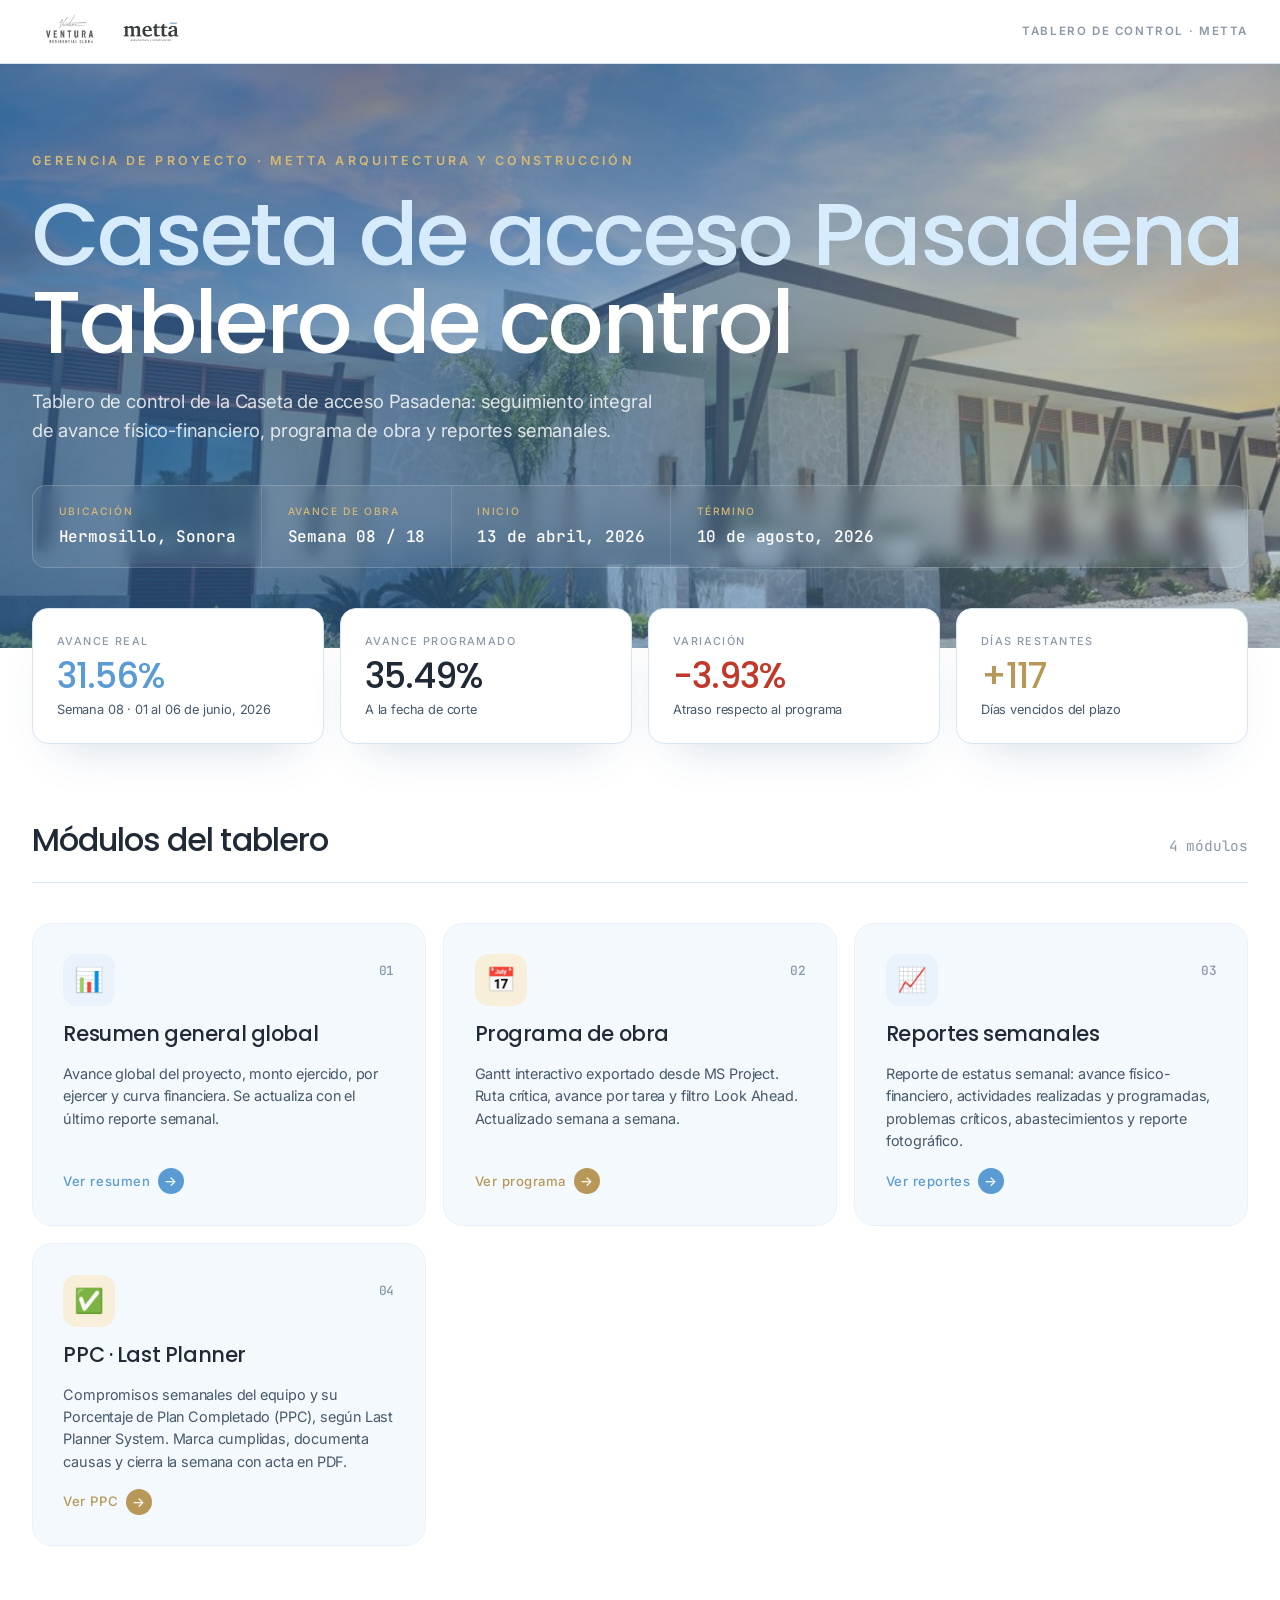
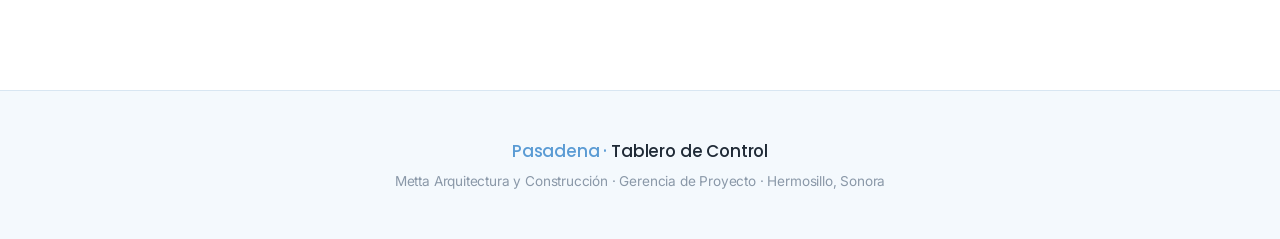
<file: index.html>
<!DOCTYPE html>
<html lang="es">
<head>
<meta charset="UTF-8">
<meta name="viewport" content="width=device-width, initial-scale=1.0">
<title>Tablero de Control | Metta</title>
<link rel="icon" type="image/png" href="assets/favicon.png">
<meta name="description" content="Tablero de control del proyecto __CLIENTE__ — Metta Arquitectura y Construcción.">
<link rel="preconnect" href="https://fonts.googleapis.com">
<link rel="preconnect" href="https://fonts.gstatic.com" crossorigin>
<link href="https://fonts.googleapis.com/css2?family=Poppins:wght@400;500;600;700;800&family=Inter:wght@400;500;600;700&family=JetBrains+Mono:wght@400;500&display=swap" rel="stylesheet">
<!-- CACHE-BUSTING: sube ?v=YYYYMMDD cuando cambies styles.css o shell.js -->
<link rel="stylesheet" href="css/styles.css?v=20260515b">
</head>
<body>

<nav class="topbar">
  <div class="topbar-inner">
    <a href="index.html" class="topbar-logo">
      <!-- Coloca el logo del cliente en assets/logo-cliente.png — si no existe, se muestra el texto -->
      <img src="assets/logo-cliente.png" alt="Cliente" onerror="this.style.display='none';this.nextElementSibling.style.display='inline'">
      <span class="fallback" style="display:none" data-brand-cliente>CLIENTE</span>
      <img src="assets/logo-metta.png" alt="Metta" onerror="this.style.display='none'">
    </a>
    <span class="topbar-tag">Tablero de Control · Metta</span>
  </div>
</nav>

<!-- ============ HERO PRINCIPAL ============ -->
<section class="home-hero">
  <div class="home-hero-inner">
    <div class="eyebrow fade-up">Gerencia de Proyecto · <span data-brand-gerencia>Metta Arquitectura y Construcción</span></div>
    <h1 class="fade-up delay-1"><span id="hero-nombre">Cliente</span><br>Tablero de control</h1>
    <p class="lead fade-up delay-2" id="hero-descripcion">
      Seguimiento integral de la construcción de la caseta de acceso Pasadena. Avance físico-financiero,
      programa de obra y reportes semanales — todo en un solo lugar.
    </p>
    <div class="home-meta fade-up delay-3">
      <div class="home-meta-item">
        <div class="lbl">Ubicación</div>
        <div class="val" id="meta-ubicacion">Hermosillo, Sonora</div>
      </div>
      <div class="home-meta-item">
        <div class="lbl">Avance de obra</div>
        <div class="val" id="meta-semanas">—</div>
      </div>
      <div class="home-meta-item">
        <div class="lbl">Inicio</div>
        <div class="val" id="meta-inicio">—</div>
      </div>
      <div class="home-meta-item">
        <div class="lbl">Término</div>
        <div class="val" id="meta-fin">—</div>
      </div>
    </div>
  </div>
</section>

<!-- ============ BANDA DE INDICADORES RÁPIDOS ============ -->
<section class="quickstats">
  <div class="quickstats-grid">
    <div class="quickstat fade-up">
      <div class="lbl">Avance real</div>
      <div class="val accent" id="qs-real">—</div>
      <div class="sub" id="qs-real-sub">Último reporte</div>
    </div>
    <div class="quickstat fade-up delay-1">
      <div class="lbl">Avance programado</div>
      <div class="val" id="qs-prog">—</div>
      <div class="sub">A la fecha de corte</div>
    </div>
    <div class="quickstat fade-up delay-2">
      <div class="lbl">Variación</div>
      <div class="val" id="qs-var">—</div>
      <div class="sub" id="qs-var-sub">Real vs. programado</div>
    </div>
    <div class="quickstat fade-up delay-3">
      <div class="lbl">Días restantes</div>
      <div class="val gold" id="qs-dias">—</div>
      <div class="sub" id="qs-dias-sub">Para el término de obra</div>
    </div>
  </div>
</section>

<!-- ============ GRID DE MÓDULOS ============ -->
<section class="modules">
  <div class="modules-header">
    <h2>Módulos del tablero</h2>
    <span class="count">4 módulos</span>
  </div>
  <div class="modules-grid">

    <a href="resumen.html" class="module-card fade-up">
      <div class="module-card-top">
        <div class="module-icon">📊</div>
        <div class="module-num">01</div>
      </div>
      <h3>Resumen general global</h3>
      <p>Avance global del proyecto, monto ejercido, por ejercer y curva financiera. Se actualiza con el último reporte semanal.</p>
      <div class="module-arrow">Ver resumen <span class="dot">→</span></div>
    </a>

    <a href="programa.html" class="module-card fade-up delay-1">
      <div class="module-card-top">
        <div class="module-icon">📅</div>
        <div class="module-num">02</div>
      </div>
      <h3>Programa de obra</h3>
      <p>Gantt interactivo exportado desde MS Project. Ruta crítica, avance por tarea y filtro Look Ahead. Actualizado semana a semana.</p>
      <div class="module-arrow">Ver programa <span class="dot">→</span></div>
    </a>

    <a href="reportes.html" class="module-card fade-up delay-2">
      <div class="module-card-top">
        <div class="module-icon">📈</div>
        <div class="module-num">03</div>
      </div>
      <h3>Reportes semanales</h3>
      <p>Reporte de estatus semanal: avance físico-financiero, actividades realizadas y programadas, problemas críticos, abastecimientos y reporte fotográfico.</p>
      <div class="module-arrow">Ver reportes <span class="dot">→</span></div>
    </a>

    <a href="ppc.html" class="module-card fade-up">
      <div class="module-card-top">
        <div class="module-icon">✅</div>
        <div class="module-num">04</div>
      </div>
      <h3>PPC · Last Planner</h3>
      <p>Compromisos semanales del equipo y su Porcentaje de Plan Completado (PPC), según Last Planner System. Marca cumplidas, documenta causas y cierra la semana con acta en PDF.</p>
      <div class="module-arrow">Ver PPC <span class="dot">→</span></div>
    </a>

  </div>
</section>

<footer>
  <div class="brand"><span data-brand-cliente>Cliente</span> <span>·</span> Tablero de Control</div>
  <div><span data-brand-gerencia>Metta Arquitectura y Construcción</span> · Gerencia de Proyecto · <span data-brand-ubicacion>Ciudad, Estado</span></div>
</footer>

<script src="js/branding.js?v=20260514"></script>
<script src="js/shell.js?v=20260514"></script>
</body>
</html>
</file>
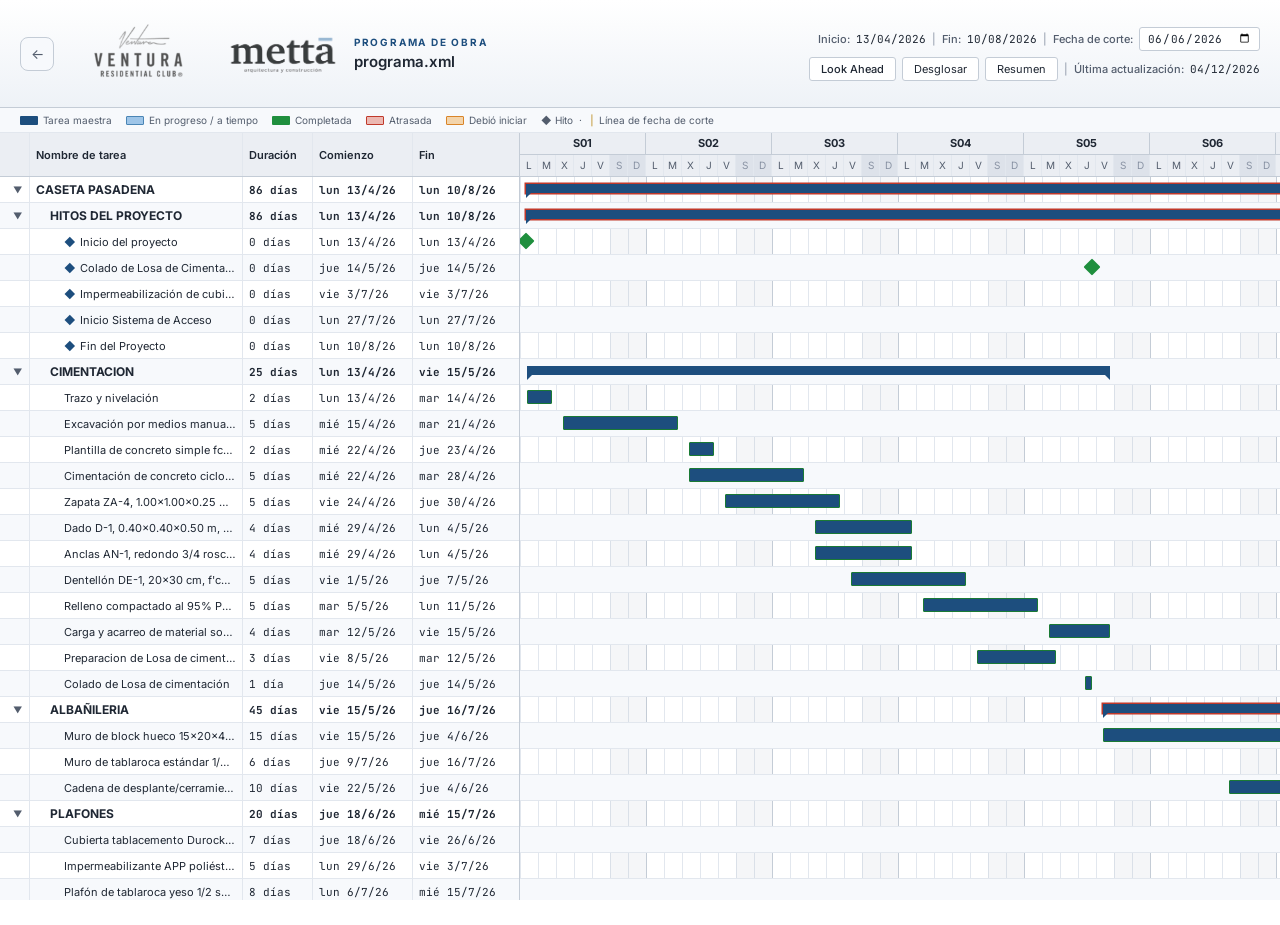
<file: programa.html>
﻿<!DOCTYPE html>
<html lang="es">
<head>
  <meta charset="UTF-8" />
  <meta name="viewport" content="width=device-width, initial-scale=1.0" />
  <meta http-equiv="Cache-Control" content="no-cache, no-store, must-revalidate" />
  <meta http-equiv="Pragma" content="no-cache" />
  <meta http-equiv="Expires" content="0" />
  <title>Programa de Obra | Metta</title>
  <link rel="icon" type="image/png" href="assets/favicon.png">
  <link rel="preconnect" href="https://fonts.googleapis.com">
  <link rel="preconnect" href="https://fonts.gstatic.com" crossorigin>
  <link href="https://fonts.googleapis.com/css2?family=Poppins:wght@400;500;600;700&family=Inter:wght@400;500;600;700&family=JetBrains+Mono:wght@400;500&display=swap" rel="stylesheet">
  <script>
    document.write('<link rel="stylesheet" href="css/gantt.css?v=' + Date.now() + '">');
  </script>
</head>
<body data-section="Programa de Obra">

  <!-- HEADER -->
  <header class="app-header">
    <div class="header-left">
      <a href="index.html" class="gantt-back" title="Volver al tablero" aria-label="Volver al tablero">←</a>
      <img src="assets/logo-cliente.png" alt="Cliente" class="logo"
           onerror="this.style.display='none';this.nextElementSibling.style.display='inline'" />
      <span class="logo-fallback" style="display:none">ALTOZANO</span>
      <img src="assets/logo-metta.png" alt="Metta" class="logo"
           onerror="this.style.display='none'" />
      <div class="header-titles">
        <h1 class="app-title">PROGRAMA DE OBRA</h1>
        <h2 class="project-name" id="projectName">ALTOZANO — 6 VIVIENDAS</h2>
      </div>
    </div>

    <div class="header-right">
      <div class="header-meta">
        <span class="meta-item">
          <span class="meta-label">Inicio:</span>
          <span class="meta-value mono" id="projectStart">—</span>
        </span>
        <span class="meta-sep">|</span>
        <span class="meta-item">
          <span class="meta-label">Fin:</span>
          <span class="meta-value mono" id="projectFinish">—</span>
        </span>
        <span class="meta-sep">|</span>
        <span class="meta-item">
          <label class="meta-label" for="statusDate">Fecha de corte:</label>
          <input type="date" id="statusDate" class="mono" />
        </span>
      </div>

      <div class="header-controls">
        <button class="btn btn-lookahead" id="btnLookAhead"
                title="Filtra a las tareas que inician en esta semana y las 4 siguientes (S01–S05)">
          Look Ahead
        </button>
        <button class="btn btn-mobile-toggle" id="btnDetailsToggle"
                aria-label="Mostrar u ocultar columnas de detalle">
          <span class="toggle-arrow">▶</span>
          <span class="toggle-label">Detalles</span>
        </button>
        <button class="btn" id="btnExpandAll" title="Mostrar todas las tareas y sub-tareas">Desglosar</button>
        <button class="btn" id="btnCollapseAll" title="Mostrar solo los lotes/partidas principales">Resumen</button>
        <span class="meta-sep">|</span>
        <span class="meta-item">
          <span class="meta-label">Última actualización:</span>
          <span class="meta-value mono" id="lastUpdate">—</span>
        </span>
        <button class="btn-header-collapse" id="btnHeaderCollapse"
                aria-label="Contraer o expandir el encabezado" title="Contraer encabezado">
          <span class="collapse-arrow">▲</span>
        </button>
      </div>
    </div>
  </header>

  <!-- LEYENDA -->
  <div class="gantt-legend">
    <span class="lg-item"><span class="lg-swatch lg-summary"></span> Tarea maestra</span>
    <span class="lg-item"><span class="lg-swatch lg-progress"></span> En progreso / a tiempo</span>
    <span class="lg-item"><span class="lg-swatch lg-completed"></span> Completada</span>
    <span class="lg-item"><span class="lg-swatch lg-delayed"></span> Atrasada</span>
    <span class="lg-item"><span class="lg-swatch lg-overdue"></span> Debió iniciar</span>
    <span class="lg-item">◆ Hito &nbsp;·&nbsp; <span style="color:var(--accent-gold-2);font-weight:700">|</span> Línea de fecha de corte</span>
  </div>

  <!-- LOADING -->
  <div class="gantt-loading" id="ganttLoading">
    <div class="gantt-loading-spinner" aria-hidden="true"></div>
    <p class="gantt-loading-text">Cargando programa de obra…</p>
    <p class="gantt-loading-sub">El programa contiene aprox. 1,700 tareas. La carga inicial puede tomar unos segundos.</p>
  </div>

  <!-- DROPZONE -->
  <div class="dropzone" id="dropzone" hidden>
    <div class="dropzone-inner">
      <h3>No se pudo cargar <code>data/programa.xml</code></h3>
      <p>Arrastra aquí el archivo XML exportado desde MS Project, o haz click para seleccionarlo.</p>
      <input type="file" id="fileInput" accept=".xml" hidden />
      <button class="btn btn-primary" id="btnFilePicker">Seleccionar archivo XML</button>
      <p class="dropzone-hint">
        Esto suele pasar al abrir <code>programa.html</code> directamente (file://).
        Sirve un servidor local (Live Server en VS Code) o publica en GitHub Pages.
      </p>
    </div>
  </div>

  <!-- ERROR -->
  <div class="error-panel" id="errorPanel" hidden>
    <h3>Error al procesar el XML</h3>
    <p id="errorMessage"></p>
  </div>

  <!-- VIEWER -->
  <main class="viewer" id="viewer" hidden>
    <section class="panel-left" id="panelLeft">
      <div class="panel-left-header">
        <div class="col-toggle"></div>
        <div class="col-name">
          <span>Nombre de tarea</span>
          <button class="btn-col-shrink" id="btnNameShrink"
                  aria-label="Reducir ancho de la columna de nombre"
                  title="Reducir ancho de columna para ver más Gantt">
            <span class="shrink-arrow">◀</span>
          </button>
        </div>
        <div class="col-dur">Duración</div>
        <div class="col-start">Comienzo</div>
        <div class="col-finish">Fin</div>
      </div>
      <div class="panel-left-body" id="taskList"></div>
    </section>

    <section class="panel-right" id="panelRight">
      <div class="timeline-header" id="timelineHeader"></div>
      <div class="gantt-body" id="ganttBody">
        <div class="status-line" id="statusLine" hidden></div>
      </div>
    </section>
  </main>

  <!-- EMPTY -->
  <div class="empty-state" id="emptyState" hidden>
    <h3>No hay tareas para mostrar</h3>
    <p>El archivo XML está vacío o no contiene tareas válidas.</p>
  </div>

  <script>
    document.write('<script src="js/gantt.js?v=' + Date.now() + '"><\/script>');
  </script>
</body>
</html>
</file>
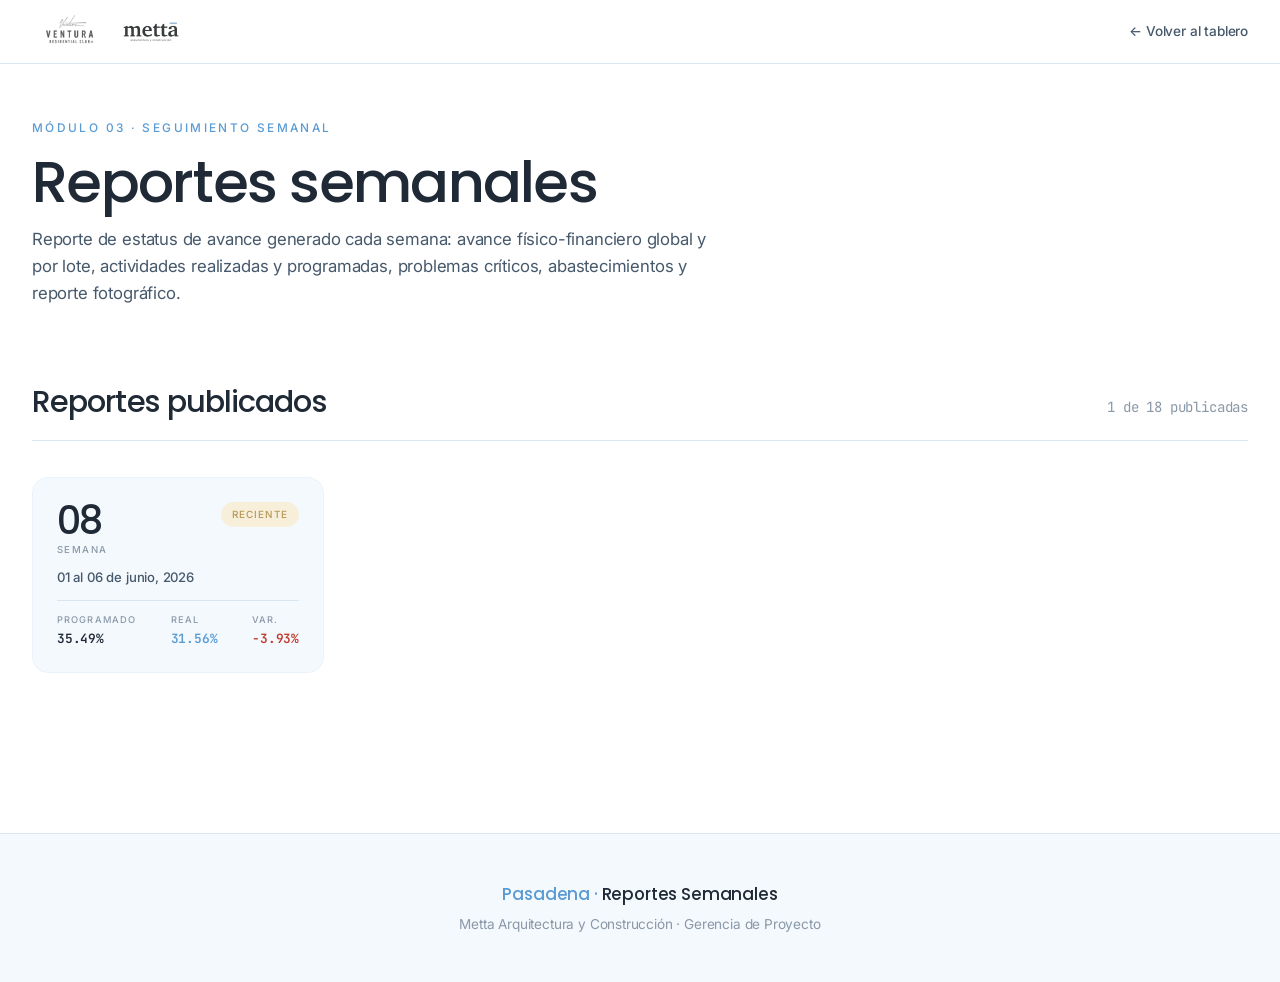
<file: reportes.html>
﻿<!DOCTYPE html>
<html lang="es">
<head>
<meta charset="UTF-8">
<meta name="viewport" content="width=device-width, initial-scale=1.0">
<title>Reportes Semanales | Metta</title>
<link rel="icon" type="image/png" href="assets/favicon.png">
<meta name="description" content="Reportes semanales de avance del proyecto __CLIENTE__ — 6 viviendas en Hermosillo, Sonora.">
<link rel="preconnect" href="https://fonts.googleapis.com">
<link rel="preconnect" href="https://fonts.gstatic.com" crossorigin>
<link href="https://fonts.googleapis.com/css2?family=Poppins:wght@400;500;600;700;800&family=Inter:wght@400;500;600;700&family=JetBrains+Mono:wght@400;500&display=swap" rel="stylesheet">
<link rel="stylesheet" href="css/styles.css?v=20260515b">
</head>
<body data-section="Reportes Semanales">

<nav class="topbar">
  <div class="topbar-inner">
    <a href="index.html" class="topbar-logo">
      <img src="assets/logo-cliente.png" alt="Cliente" onerror="this.style.display='none';this.nextElementSibling.style.display='inline'">
      <span class="fallback" style="display:none" data-brand-cliente>CLIENTE</span>
      <img src="assets/logo-metta.png" alt="Metta" onerror="this.style.display='none'">
    </a>
    <a href="index.html" class="back-link">← Volver al tablero</a>
  </div>
</nav>

<section class="page-hero">
  <div class="eyebrow fade-up">Módulo 03 · Seguimiento semanal</div>
  <h1 class="fade-up delay-1">Reportes semanales</h1>
  <p class="lead fade-up delay-2">
    Reporte de estatus de avance generado cada semana: avance físico-financiero global y por lote,
    actividades realizadas y programadas, problemas críticos, abastecimientos y reporte fotográfico.
  </p>
</section>

<section class="cards-section">
  <div class="cards-header">
    <h2>Reportes publicados</h2>
    <span class="count" id="weeks-count">Cargando...</span>
  </div>
  <div class="weeks-grid" id="weeks-grid">
    <div class="loading">Cargando reportes...</div>
  </div>
</section>

<footer>
  <div class="brand"><span data-brand-cliente>Cliente</span> <span>·</span> Reportes Semanales</div>
  <div>Metta Arquitectura y Construcción · Gerencia de Proyecto</div>
</footer>

<script src="js/branding.js?v=20260514"></script>
<script src="js/reportes.js?v=20260514"></script>
</body>
</html>
</file>
<file: css/styles.css>
/* ============================================================
   METTA · TABLERO DE CONTROL · Sistema de diseño
   Metta Arquitectura y Construcción
   Paleta: fondos blancos · acentos azul + dorado claro
   Tipografía: Poppins (display) · Inter (texto) · JetBrains Mono
   ------------------------------------------------------------
   Este archivo es la hoja de estilos COMPARTIDA por todas las
   páginas del tablero EXCEPTO el Gantt (usa css/gantt.css).
   ============================================================ */

:root {
  /* ----- Fondos y tinta (tinte azul cielo muy claro) ----- */
  --bg: #ffffff;
  --bg-soft: #f4f9fd;
  --bg-soft-2: #e7f1fa;
  --bg-elev: #ffffff;
  --ink: #1f2a36;
  --ink-soft: #46586b;
  --ink-mute: #8a98a8;
  --line: #d8e6f2;
  --line-soft: #eaf3fb;

  /* ----- Acento AZUL CIELO CLARO (principal, branding Metta) ----- */
  --accent: #5a9bd4;
  --accent-dark: #3a7bb8;
  --accent-soft: #eaf3fb;

  /* ----- Acento DORADO CLARO (secundario) ----- */
  --gold: #d4b876;
  --gold-dark: #b89858;
  --gold-soft: #f7efd9;

  /* ----- Semánticos ----- */
  --red: #c0392b;
  --green: #1f8f3e;
  --yellow: #c49a2a;
  --orange: #d98428;

  /* ----- Tipografía ----- */
  --font-display: 'Poppins', system-ui, -apple-system, sans-serif;
  --font-body: 'Inter', system-ui, -apple-system, sans-serif;
  --font-mono: 'JetBrains Mono', ui-monospace, monospace;
}

* { box-sizing: border-box; margin: 0; padding: 0; -webkit-font-smoothing: antialiased; -moz-osx-font-smoothing: grayscale; }
html { scroll-behavior: smooth; }
body {
  font-family: var(--font-body);
  background: var(--bg);
  color: var(--ink);
  line-height: 1.5;
  font-weight: 400;
  letter-spacing: -0.011em;
  overflow-x: hidden;
}
.mono { font-family: var(--font-mono); }
h1, h2, h3, h4 { font-family: var(--font-display); }

/* ============================================================
   TOP BAR — barra superior compartida
   ============================================================ */
.topbar {
  position: sticky; top: 0; z-index: 100;
  background: rgba(255,255,255,0.85);
  backdrop-filter: saturate(180%) blur(20px);
  -webkit-backdrop-filter: saturate(180%) blur(20px);
  border-bottom: 1px solid var(--line);
}
.topbar-inner {
  max-width: 1280px;
  margin: 0 auto;
  padding: 0.9rem 2rem;
  display: flex;
  justify-content: space-between;
  align-items: center;
  gap: 1rem;
}
.topbar-logo { display: flex; align-items: center; gap: 0.75rem; text-decoration: none; }
.topbar-logo img { height: 34px; width: auto; display: block; }
.topbar-logo .fallback {
  font-family: var(--font-display);
  font-weight: 500;
  font-size: 1.15rem;
  letter-spacing: 0.18em;
  color: var(--accent);
}
.topbar-tag {
  font-size: 0.72rem; color: var(--ink-mute);
  letter-spacing: 0.14em; text-transform: uppercase; font-weight: 600;
}
.back-link {
  color: var(--ink-soft);
  text-decoration: none;
  font-size: 0.85rem;
  font-weight: 500;
  display: flex; align-items: center; gap: 0.4rem;
  transition: color 0.2s;
}
.back-link:hover { color: var(--accent); }

/* ============================================================
   HERO PRINCIPAL (index.html)
   ============================================================ */
.home-hero {
  position: relative;
  background:
    linear-gradient(110deg, rgba(40,95,150,0.72) 0%, rgba(70,130,185,0.50) 55%, rgba(110,170,215,0.28) 100%),
    url('../assets/hero-cliente.jpg') center/cover no-repeat;
  color: #fff;
  overflow: hidden;
}
.home-hero::after {
  content: '';
  position: absolute; right: -10%; top: -30%;
  width: 60%; height: 160%;
  background: radial-gradient(circle, rgba(212,184,118,0.28) 0%, transparent 65%);
  pointer-events: none;
}
.home-hero-inner {
  position: relative; z-index: 1;
  max-width: 1280px; margin: 0 auto;
  padding: 5.5rem 2rem 5rem;
}
.home-hero .eyebrow {
  font-size: 0.78rem; letter-spacing: 0.25em; text-transform: uppercase;
  color: var(--gold); font-weight: 600; margin-bottom: 1.25rem;
}
.home-hero h1 {
  font-size: clamp(2.8rem, 7vw, 5.5rem);
  font-weight: 500; letter-spacing: -0.03em; line-height: 1.0;
  margin-bottom: 1.25rem;
}
.home-hero h1 span { color: #d6ebfb; }
.home-hero .lead {
  font-size: 1.15rem; color: rgba(255,255,255,0.82);
  max-width: 640px; line-height: 1.6; margin-bottom: 2.5rem;
  font-family: var(--font-body);
}
.home-meta {
  display: flex; flex-wrap: wrap; gap: 0;
  border: 1px solid rgba(255,255,255,0.18);
  border-radius: 14px; overflow: hidden;
  background: rgba(255,255,255,0.06);
  backdrop-filter: blur(8px);
}
.home-meta-item {
  padding: 1.1rem 1.6rem;
  border-right: 1px solid rgba(255,255,255,0.14);
  min-width: 150px;
}
.home-meta-item:last-child { border-right: none; }
.home-meta-item .lbl {
  font-size: 0.64rem; letter-spacing: 0.16em; text-transform: uppercase;
  color: var(--gold); font-weight: 500; margin-bottom: 0.35rem;
}
.home-meta-item .val {
  font-family: var(--font-mono); font-size: 1rem; font-weight: 500; color: #fff;
}

/* ----- Banda de indicadores rápidos ----- */
.quickstats {
  max-width: 1280px; margin: 0 auto;
  padding: 0 2rem; margin-top: -2.5rem; position: relative; z-index: 2;
}
.quickstats-grid {
  display: grid; grid-template-columns: repeat(4, 1fr); gap: 1rem;
}
.quickstat {
  background: #fff; border: 1px solid var(--line);
  border-radius: 16px; padding: 1.5rem;
  box-shadow: 0 24px 50px -28px rgba(29,78,126,0.25);
}
.quickstat .lbl {
  font-size: 0.68rem; letter-spacing: 0.13em; text-transform: uppercase;
  color: var(--ink-mute); font-weight: 500; margin-bottom: 0.6rem;
}
.quickstat .val {
  font-family: var(--font-display); font-size: 2.2rem; font-weight: 500;
  letter-spacing: -0.03em; line-height: 1; color: var(--ink);
}
.quickstat .val.accent { color: var(--accent); }
.quickstat .val.gold { color: var(--gold-dark); }
.quickstat .sub { margin-top: 0.4rem; font-size: 0.8rem; color: var(--ink-soft); }
.quickstat .val.pos { color: var(--green); }
.quickstat .val.neg { color: var(--red); }

/* ============================================================
   GRID DE MÓDULOS (index.html)
   ============================================================ */
.modules {
  max-width: 1280px; margin: 0 auto; padding: 4.5rem 2rem 5rem;
}
.modules-header {
  display: flex; justify-content: space-between; align-items: baseline;
  margin-bottom: 2.5rem; padding-bottom: 1.1rem; border-bottom: 1px solid var(--line);
}
.modules-header h2 {
  font-size: 2rem; font-weight: 500; letter-spacing: -0.03em;
}
.modules-header .count { font-family: var(--font-mono); font-size: 0.9rem; color: var(--ink-mute); }
.modules-grid {
  display: grid; grid-template-columns: repeat(3, 1fr); gap: 1.1rem;
}
.module-card {
  background: var(--bg-soft);
  border: 1px solid var(--line-soft);
  border-radius: 20px;
  padding: 1.9rem;
  text-decoration: none;
  color: inherit;
  display: flex; flex-direction: column; gap: 1rem;
  position: relative; overflow: hidden;
  transition: all 0.32s cubic-bezier(0.22, 0.61, 0.36, 1);
  min-height: 200px;
}
.module-card::before {
  content: ''; position: absolute; inset: 0;
  background: linear-gradient(150deg, transparent 40%, rgba(44,111,168,0.08) 100%);
  opacity: 0; transition: opacity 0.32s; pointer-events: none;
}
.module-card:hover {
  border-color: var(--accent);
  transform: translateY(-4px);
  box-shadow: 0 22px 50px -22px rgba(44,111,168,0.32);
}
.module-card:hover::before { opacity: 1; }
.module-card-top { display: flex; justify-content: space-between; align-items: flex-start; }
.module-icon {
  width: 52px; height: 52px; border-radius: 14px;
  background: var(--accent-soft); color: var(--accent);
  display: flex; align-items: center; justify-content: center;
  font-size: 1.5rem; flex-shrink: 0;
}
.module-card:nth-child(even) .module-icon { background: var(--gold-soft); color: var(--gold-dark); }
.module-num {
  font-family: var(--font-mono); font-size: 0.8rem; font-weight: 500;
  color: var(--ink-mute); padding-top: 0.4rem;
}
.module-card h3 {
  font-size: 1.3rem; font-weight: 500; letter-spacing: -0.02em; line-height: 1.2;
}
.module-card p {
  font-size: 0.9rem; color: var(--ink-soft); line-height: 1.55; flex: 1;
}
.module-card .module-arrow {
  display: flex; align-items: center; gap: 0.5rem;
  font-size: 0.82rem; font-weight: 500; color: var(--accent);
  letter-spacing: 0.04em;
}
.module-card:nth-child(even) .module-arrow { color: var(--gold-dark); }
.module-card .module-arrow .dot {
  width: 26px; height: 26px; border-radius: 50%;
  background: var(--accent); color: #fff;
  display: flex; align-items: center; justify-content: center; font-size: 0.85rem;
  transition: transform 0.3s;
}
.module-card:nth-child(even) .module-arrow .dot { background: var(--gold-dark); }
.module-card:hover .module-arrow .dot { transform: translateX(4px); }
.module-card.disabled { opacity: 0.55; pointer-events: none; }
.module-card .soon-badge {
  font-size: 0.6rem; font-weight: 500; letter-spacing: 0.1em; text-transform: uppercase;
  background: var(--ink-mute); color: #fff; padding: 0.25rem 0.55rem; border-radius: 20px;
}

/* ============================================================
   PÁGINA DE MÓDULO — encabezado genérico
   ============================================================ */
.page-hero {
  max-width: 1280px; margin: 0 auto; padding: 3.5rem 2rem 2rem;
}
.page-hero .eyebrow {
  font-size: 0.74rem; letter-spacing: 0.2em; text-transform: uppercase;
  color: var(--accent); font-weight: 500; margin-bottom: 0.9rem;
}
.page-hero h1 {
  font-size: clamp(2.2rem, 5vw, 3.6rem); font-weight: 500;
  letter-spacing: -0.03em; line-height: 1.05; margin-bottom: 0.85rem;
}
.page-hero .lead {
  font-size: 1.05rem; color: var(--ink-soft); max-width: 680px; line-height: 1.6;
}

/* ============================================================
   SECCIONES
   ============================================================ */
.section { padding: 2.5rem 2rem 4rem; max-width: 1280px; margin: 0 auto; }
.section-header {
  display: flex; align-items: baseline; gap: 1.25rem;
  margin-bottom: 2.25rem; padding-bottom: 1.1rem; border-bottom: 1px solid var(--line);
}
.section-num {
  font-family: var(--font-mono); font-size: 1rem; color: var(--gold-dark); font-weight: 500;
}
.section-title {
  font-size: 2.1rem; font-weight: 500; letter-spacing: -0.03em; line-height: 1.1;
}

/* ============================================================
   KPI CARDS
   ============================================================ */
.kpi-grid { display: grid; grid-template-columns: repeat(3, 1fr); gap: 1rem; }
.kpi-grid.cols-4 { grid-template-columns: repeat(4, 1fr); }
.kpi {
  padding: 1.9rem; background: var(--bg-soft);
  border-radius: 18px; border: 1px solid var(--line-soft);
  transition: transform 0.3s ease, box-shadow 0.3s ease;
}
.kpi:hover { transform: translateY(-2px); box-shadow: 0 20px 40px -22px rgba(29,78,126,0.18); }
.kpi-label {
  font-size: 0.72rem; text-transform: uppercase; letter-spacing: 0.12em;
  color: var(--ink-mute); margin-bottom: 1rem; font-weight: 500;
}
.kpi-value {
  font-family: var(--font-display); font-size: 3rem; font-weight: 500;
  line-height: 1; letter-spacing: -0.035em; color: var(--ink);
}
.kpi-value.positive { color: var(--green); }
.kpi-value.negative { color: var(--red); }
.kpi-value.accent { color: var(--accent); }
.kpi-value.gold { color: var(--gold-dark); }
.kpi-sublabel { margin-top: 0.7rem; font-size: 0.84rem; color: var(--ink-soft); font-weight: 500; }

/* Resumen General: KPIs de avance global y estado financiero al 50% */
.page-resumen .kpi-value { font-size: 1.5rem; }

/* ============================================================
   ACTIVIDADES / LISTAS
   ============================================================ */
.split-grid { display: grid; grid-template-columns: 1fr 1fr; gap: 1rem; }
.activity-card { background: var(--bg-soft); padding: 1.9rem; border-radius: 18px; }
.activity-card h3 { font-size: 1.3rem; font-weight: 500; margin-bottom: 0.2rem; letter-spacing: -0.02em; }
.activity-card .sub {
  font-size: 0.72rem; color: var(--ink-mute); letter-spacing: 0.1em;
  text-transform: uppercase; margin-bottom: 1.25rem; font-weight: 500;
}
.activity-list { list-style: none; }
.activity-list li {
  padding: 0.7rem 0 0.7rem 1.4rem; border-bottom: 1px solid var(--line);
  position: relative; font-size: 0.92rem; color: var(--ink-soft); line-height: 1.5;
}
.activity-list li:last-child { border-bottom: none; }
.activity-list li::before {
  content: ''; position: absolute; left: 0; top: 1.15rem;
  width: 8px; height: 2px; background: var(--gold); border-radius: 1px;
}

/* ============================================================
   TABLAS
   ============================================================ */
.data-table {
  width: 100%; border-collapse: collapse; background: #fff;
  border: 1px solid var(--line); border-radius: 14px; overflow: hidden;
}
.data-table th {
  text-align: left; padding: 0.95rem 1.2rem; font-size: 0.7rem;
  text-transform: uppercase; letter-spacing: 0.1em; color: var(--ink-mute);
  font-weight: 500; border-bottom: 1px solid var(--line); background: var(--bg-soft);
}
.data-table td {
  padding: 1rem 1.2rem; font-size: 0.9rem; color: var(--ink-soft);
  border-bottom: 1px solid var(--line-soft); vertical-align: middle;
}
.data-table tr:last-child td { border-bottom: none; }
.status-badge {
  display: inline-block; padding: 0.3rem 0.7rem; font-size: 0.68rem;
  text-transform: uppercase; letter-spacing: 0.08em; font-weight: 500; border-radius: 20px;
}
.status-tramitado { background: #fbf0db; color: #a86a1a; }
.status-observado { background: #f7e2de; color: var(--red); }
.status-sum { background: #e3f4e8; color: var(--green); }
.status-proc { background: #fbf0db; color: #8a6a00; }
.status-sol { background: var(--accent-soft); color: var(--accent-dark); }
.importance-alta { color: var(--red); font-weight: 500; }
.importance-media { color: var(--ink); font-weight: 600; }
.importance-baja { color: var(--ink-mute); font-weight: 500; }
.abast-subheader {
  background: var(--accent) !important; color: #fff !important;
  font-size: 0.76rem !important; letter-spacing: 0.12em !important;
  text-transform: uppercase !important; padding: 0.8rem 1.2rem !important; font-weight: 700 !important;
}

/* ============================================================
   AVANCE POR LOTE (barras)
   ============================================================ */
.lote-card {
  background: var(--bg-soft); padding: 1.5rem; border-radius: 16px;
  margin-bottom: 1rem; display: grid;
  grid-template-columns: 1.5fr 3fr 1fr; gap: 2rem; align-items: center;
  transition: background 0.2s;
}
.lote-card:hover { background: var(--bg-soft-2); }
.lote-identity { display: flex; flex-direction: column; gap: 0.2rem; }
.lote-identity .name { font-family: var(--font-display); font-size: 1.1rem; font-weight: 500; letter-spacing: -0.02em; }
.lote-identity .modelo { font-size: 0.72rem; color: var(--accent); font-weight: 500; letter-spacing: 0.08em; text-transform: uppercase; }
.lote-identity .mza { font-size: 0.78rem; color: var(--ink-mute); font-weight: 500; }
.bars-stack { display: flex; flex-direction: column; gap: 0.6rem; }
.bar-row { display: flex; align-items: center; gap: 0.8rem; }
.bar-tag {
  font-size: 0.66rem; text-transform: uppercase; letter-spacing: 0.1em;
  color: var(--ink-mute); font-weight: 500; width: 72px; flex-shrink: 0;
}
.bar-container {
  flex: 1; height: 18px; background: var(--bg-soft-2);
  border-radius: 9px; overflow: hidden; position: relative;
}
.bar-fill { height: 100%; border-radius: 9px; width: 0; transition: width 1.3s cubic-bezier(0.22,0.61,0.36,1); }
.bar-fill.prog { background: var(--ink); }
.bar-fill.real { background: var(--accent); }
.bar-value {
  font-family: var(--font-mono); font-size: 0.82rem; font-weight: 500;
  color: var(--ink); min-width: 52px; text-align: right;
}
.variation-pill { text-align: center; }
.variation-pill .lbl {
  font-size: 0.68rem; color: var(--ink-mute); text-transform: uppercase;
  letter-spacing: 0.1em; font-weight: 500; margin-bottom: 0.2rem;
}
.variation-pill .val {
  font-size: 1.55rem; font-weight: 600; letter-spacing: -0.02em; font-family: var(--font-mono);
}
.variation-pill .val.pos { color: var(--green); }
.variation-pill .val.neg { color: var(--red); }

/* ============================================================
   CURVA S + DONA (gráficas)
   ============================================================ */
.financial-grid { display: grid; grid-template-columns: minmax(0, 2fr) minmax(320px, 1fr); gap: 1rem; }
@media (max-width: 1024px) { .financial-grid { grid-template-columns: 1fr; } }
.chart-card { background: var(--bg-soft); padding: 1.9rem; border-radius: 18px; min-width: 0; }
.chart-card h3 { font-size: 1.2rem; font-weight: 500; margin-bottom: 0.2rem; letter-spacing: -0.02em; }
.chart-card .sub {
  font-size: 0.7rem; color: var(--ink-mute); letter-spacing: 0.1em;
  text-transform: uppercase; margin-bottom: 1.25rem; font-weight: 500;
}
.chart-container-s { position: relative; height: 420px; }
.chart-container-dona { position: relative; height: 220px; }
@media (max-width: 1024px) { .chart-container-s { height: 360px; } }
@media (max-width: 600px) { .chart-container-s { height: 280px; } }
.dona-stats { display: flex; flex-direction: column; gap: 0.2rem; margin-top: 1.25rem; }
.stat-block {
  display: flex; justify-content: space-between; align-items: baseline;
  padding: 0.8rem 0; border-bottom: 1px solid var(--line);
}
.stat-block:last-child { border-bottom: none; }
.stat-block .label {
  font-size: 0.76rem; text-transform: uppercase; letter-spacing: 0.1em;
  color: var(--ink-mute); font-weight: 500;
}
.stat-block .value { font-size: 1.45rem; font-weight: 600; letter-spacing: -0.02em; font-family: var(--font-mono); }
.stat-block .value.accent { color: var(--accent); }
.stat-block .value.green { color: var(--green); }
.stat-block .value.negative { color: var(--red); }

/* ============================================================
   GRID DE BOTONES DE LOTE
   ============================================================ */
.lotes-grid-btns { display: grid; grid-template-columns: repeat(3, 1fr); gap: 1rem; }
.lote-btn {
  background: var(--bg-soft); border: 1px solid var(--line-soft);
  border-radius: 18px; padding: 1.6rem 1.5rem; cursor: pointer;
  text-align: left; font-family: inherit;
  transition: all 0.3s cubic-bezier(0.22,0.61,0.36,1);
  display: flex; flex-direction: column; gap: 0.8rem;
  position: relative; overflow: hidden;
}
.lote-btn:hover {
  border-color: var(--accent); transform: translateY(-3px);
  box-shadow: 0 16px 40px -18px rgba(44,111,168,0.32);
}
.lote-btn-header { display: flex; justify-content: space-between; align-items: flex-start; }
.lote-btn-num {
  font-family: var(--font-display); font-size: 2.5rem; font-weight: 500;
  line-height: 1; letter-spacing: -0.04em; color: var(--ink);
}
.lote-btn-num small {
  font-size: 0.66rem; font-weight: 500; color: var(--ink-mute);
  letter-spacing: 0.1em; text-transform: uppercase; display: block; margin-top: 0.35rem;
  font-family: var(--font-body);
}
.lote-btn-modelo {
  font-size: 0.66rem; font-weight: 500; color: var(--accent);
  letter-spacing: 0.1em; text-transform: uppercase;
  padding: 0.35rem 0.7rem; background: var(--accent-soft); border-radius: 6px;
}
.lote-btn-stats {
  display: grid; grid-template-columns: 1fr 1fr; gap: 0.6rem;
  padding-top: 0.8rem; border-top: 1px solid var(--line);
}
.lote-btn-stat { display: flex; flex-direction: column; gap: 0.12rem; }
.lote-btn-stat-lbl {
  font-size: 0.6rem; text-transform: uppercase; letter-spacing: 0.12em;
  color: var(--ink-mute); font-weight: 500;
}
.lote-btn-stat-val { font-family: var(--font-mono); font-size: 0.95rem; font-weight: 600; color: var(--ink); }
.lote-btn-stat-val.accent { color: var(--accent); }
.lote-btn-arrow {
  position: absolute; bottom: 1.25rem; right: 1.5rem;
  width: 32px; height: 32px; background: var(--ink); color: #fff;
  border-radius: 50%; display: flex; align-items: center; justify-content: center;
  font-size: 1rem; opacity: 0; transform: translateX(-8px); transition: all 0.3s;
}
.lote-btn:hover .lote-btn-arrow { opacity: 1; transform: translateX(0); background: var(--accent); }

/* ============================================================
   PANEL LATERAL + OVERLAY + LIGHTBOX
   ============================================================ */
.panel {
  position: fixed; top: 0; right: 0;
  width: min(48vw, 900px); height: 100vh; background: #fff;
  box-shadow: -24px 0 60px rgba(0,0,0,0.12);
  transform: translateX(100%);
  transition: transform 0.45s cubic-bezier(0.4,0,0.2,1);
  z-index: 1000; overflow-y: auto;
}
.panel.open { transform: translateX(0); }
.panel-header {
  padding: 2rem 2rem 1.5rem; border-bottom: 1px solid var(--line);
  display: flex; justify-content: space-between; align-items: flex-start;
  position: sticky; top: 0; background: rgba(255,255,255,0.92);
  backdrop-filter: saturate(180%) blur(20px);
  -webkit-backdrop-filter: saturate(180%) blur(20px); z-index: 2;
}
.panel-title-wrap .eyebrow {
  font-size: 0.72rem; letter-spacing: 0.15em; text-transform: uppercase;
  color: var(--accent); font-weight: 500; margin-bottom: 0.4rem;
}
.panel-title-wrap h2 { font-size: 2rem; font-weight: 500; letter-spacing: -0.03em; line-height: 1; }
.panel-close {
  background: var(--bg-soft); border: none; width: 40px; height: 40px;
  border-radius: 50%; cursor: pointer; font-size: 1rem; color: var(--ink-soft);
  transition: all 0.2s; display: flex; align-items: center; justify-content: center;
}
.panel-close:hover { background: var(--ink); color: #fff; }
.panel-body { padding: 1.5rem 2rem 3rem; }
.panel-stats { display: grid; grid-template-columns: 1fr 1fr 1fr; gap: 0.5rem; margin-bottom: 2rem; }
.panel-stat { padding: 1rem; background: var(--bg-soft); border-radius: 12px; }
.panel-stat .lbl {
  font-size: 0.66rem; letter-spacing: 0.12em; text-transform: uppercase;
  color: var(--ink-mute); font-weight: 500; margin-bottom: 0.35rem;
}
.panel-stat .val { font-size: 1.45rem; font-weight: 600; letter-spacing: -0.02em; font-family: var(--font-mono); }
.panel-stat .val.accent { color: var(--accent); }
.panel-stat .val.pos { color: var(--green); }
.panel-stat .val.neg { color: var(--red); }
.panel-section-title {
  font-size: 0.74rem; letter-spacing: 0.15em; text-transform: uppercase;
  color: var(--ink-mute); font-weight: 500; margin: 2rem 0 1rem;
}
.panel-activities { list-style: none; margin-bottom: 1rem; }
.panel-activities li {
  font-size: 0.9rem; color: var(--ink-soft); padding: 0.6rem 0 0.6rem 1.25rem;
  position: relative; line-height: 1.5; border-bottom: 1px solid var(--line-soft);
}
.panel-activities li:last-child { border-bottom: none; }
.panel-activities li::before {
  content: ''; position: absolute; left: 0; top: 1.05rem;
  width: 8px; height: 2px; background: var(--gold); border-radius: 1px;
}
.panel-activities.empty { color: var(--ink-mute); font-style: italic; font-size: 0.9rem; padding: 1rem 0; }
.photos-col { display: flex; flex-direction: column; gap: 0.75rem; }
.photo-slot {
  aspect-ratio: 3/2; background: var(--bg-soft); border-radius: 12px;
  display: flex; align-items: center; justify-content: center; overflow: hidden;
  position: relative; cursor: pointer; border: 1px dashed var(--line); transition: transform 0.2s;
}
.photo-slot:hover { transform: scale(1.01); }
.photo-slot img { width: 100%; height: 100%; object-fit: cover; display: block; }
.photo-placeholder {
  display: flex; flex-direction: column; align-items: center; gap: 0.7rem;
  color: var(--ink-mute); text-align: center; padding: 1rem;
}
.photo-placeholder .icon {
  width: 48px; height: 48px; border-radius: 50%; background: #fff;
  display: flex; align-items: center; justify-content: center;
  font-size: 1.4rem; border: 1px solid var(--line);
}
.photo-placeholder .filename { font-family: var(--font-mono); font-size: 0.74rem; color: var(--ink-soft); }
.photo-placeholder .note { font-size: 0.68rem; font-weight: 600; letter-spacing: 0.05em; text-transform: uppercase; }
.overlay {
  position: fixed; inset: 0; background: rgba(15,30,55,0.42);
  opacity: 0; pointer-events: none; transition: opacity 0.3s; z-index: 999;
  backdrop-filter: blur(4px); -webkit-backdrop-filter: blur(4px);
}
.overlay.open { opacity: 1; pointer-events: auto; }
.lightbox {
  position: fixed; inset: 0; background: rgba(10,20,35,0.97);
  display: none; align-items: center; justify-content: center; z-index: 2000; padding: 2rem;
}
.lightbox.open { display: flex; }
.lightbox-img-wrap { position: relative; max-width: 90vw; max-height: 88vh; }
.lightbox img { max-width: 100%; max-height: 88vh; display: block; border-radius: 6px; }
.lightbox-close, .lightbox-nav {
  position: absolute; background: rgba(255,255,255,0.12);
  backdrop-filter: blur(10px); border: none; color: #fff;
  border-radius: 50%; cursor: pointer; transition: background 0.2s;
  display: flex; align-items: center; justify-content: center;
}
.lightbox-close { top: 1.5rem; right: 1.5rem; width: 46px; height: 46px; font-size: 1.1rem; }
.lightbox-nav { top: 50%; transform: translateY(-50%); width: 52px; height: 52px; font-size: 1.3rem; }
.lightbox-close:hover, .lightbox-nav:hover { background: rgba(255,255,255,0.26); }
.lightbox-prev { left: 2rem; }
.lightbox-next { right: 2rem; }
.lightbox-counter {
  position: absolute; bottom: 1.5rem; left: 50%; transform: translateX(-50%);
  color: rgba(255,255,255,0.75); font-family: var(--font-mono);
  font-size: 0.85rem; letter-spacing: 0.1em;
}

/* ============================================================
   ÍNDICE DE SEMANAS (reportes.html) / TARJETAS
   ============================================================ */
.cards-section { max-width: 1280px; margin: 0 auto; padding: 2.5rem 2rem 6rem; }
.cards-header {
  display: flex; justify-content: space-between; align-items: baseline;
  margin-bottom: 2.25rem; padding-bottom: 1rem; border-bottom: 1px solid var(--line);
  flex-wrap: wrap; gap: 1rem;
}
.cards-header h2 { font-size: 1.9rem; font-weight: 500; letter-spacing: -0.03em; }
.cards-header .count { font-family: var(--font-mono); font-size: 0.88rem; color: var(--ink-mute); }
.weeks-grid { display: grid; grid-template-columns: repeat(4, 1fr); gap: 1rem; }
.week-card {
  background: var(--bg-soft); border: 1px solid var(--line-soft);
  border-radius: 16px; padding: 1.5rem; text-decoration: none; color: inherit;
  display: flex; flex-direction: column; gap: 0.8rem;
  transition: all 0.3s cubic-bezier(0.22,0.61,0.36,1); position: relative; cursor: pointer;
}
.week-card:hover {
  border-color: var(--accent); transform: translateY(-3px);
  box-shadow: 0 16px 40px -18px rgba(44,111,168,0.32);
}
.week-card-top { display: flex; justify-content: space-between; align-items: flex-start; }
.week-card-num {
  font-family: var(--font-display); font-size: 2.4rem; font-weight: 500;
  line-height: 1; letter-spacing: -0.04em; color: var(--ink);
}
.week-card-num small {
  font-size: 0.6rem; font-weight: 500; color: var(--ink-mute);
  letter-spacing: 0.15em; text-transform: uppercase; display: block; margin-top: 0.3rem;
  font-family: var(--font-body);
}
.week-card-badge {
  padding: 0.3rem 0.7rem; background: var(--gold-soft); color: var(--gold-dark);
  font-size: 0.62rem; font-weight: 500; letter-spacing: 0.1em;
  text-transform: uppercase; border-radius: 20px;
}
.week-card-date { font-size: 0.82rem; color: var(--ink-soft); font-weight: 500; }
.week-card-stats {
  display: flex; justify-content: space-between;
  padding-top: 0.75rem; border-top: 1px solid var(--line); font-size: 0.72rem;
}
.week-card-stat { display: flex; flex-direction: column; gap: 0.12rem; }
.week-card-stat .lbl {
  font-size: 0.58rem; color: var(--ink-mute); letter-spacing: 0.12em;
  text-transform: uppercase; font-weight: 500;
}
.week-card-stat .val { font-family: var(--font-mono); font-size: 0.8rem; font-weight: 600; color: var(--ink); }
.week-card-stat .val.accent { color: var(--accent); }
.week-card-stat .val.positive { color: var(--green); }
.week-card-stat .val.negative { color: var(--red); }
.week-card-arrow {
  position: absolute; bottom: 1rem; right: 1.25rem;
  width: 28px; height: 28px; background: var(--ink); color: #fff;
  border-radius: 50%; display: flex; align-items: center; justify-content: center;
  font-size: 0.9rem; opacity: 0; transform: translateX(-8px); transition: all 0.3s;
}
.week-card:hover .week-card-arrow { opacity: 1; transform: translateX(0); background: var(--accent); }

/* ============================================================
   REPORTE SEMANAL — hero
   ============================================================ */
.report-hero { max-width: 1280px; margin: 0 auto; padding: 3rem 2rem 2rem; }
.report-hero-banner {
  background: var(--accent); color: #fff; padding: 1rem 2rem;
  font-size: 0.86rem; font-weight: 600; letter-spacing: 0.15em;
  text-transform: uppercase; text-align: center; border-radius: 4px 4px 0 0;
}
.report-hero-info {
  display: grid; grid-template-columns: 1fr 200px;
  border: 1px solid var(--line); border-top: none; background: #fff;
}
.report-hero-data {
  padding: 1.5rem 2rem; display: grid;
  grid-template-columns: 140px 1fr; gap: 0.55rem 1rem;
  align-content: center; font-size: 0.9rem;
}
.report-hero-data .key {
  font-size: 0.68rem; color: var(--ink-mute); text-transform: uppercase;
  letter-spacing: 0.1em; font-weight: 500; padding-top: 2px;
}
.report-hero-data .val { color: var(--ink); font-weight: 600; }
.report-hero-week {
  border-left: 1px solid var(--line); display: flex; flex-direction: column;
  align-items: center; justify-content: center; padding: 1rem; background: var(--bg-soft);
}
.report-hero-week .lbl {
  font-size: 0.62rem; text-transform: uppercase; letter-spacing: 0.18em;
  color: var(--ink-mute); font-weight: 500; margin-bottom: 0.25rem;
}
.report-hero-week .num {
  font-family: var(--font-display); font-size: 4rem; font-weight: 500;
  line-height: 1; letter-spacing: -0.04em; color: var(--accent);
}

/* ============================================================
   BITÁCORA — listado de notas
   ============================================================ */
.bitacora-grid { display: flex; flex-direction: column; gap: 0.85rem; }
.bitacora-card {
  display: grid; grid-template-columns: 90px 1fr auto; gap: 1.5rem;
  align-items: center; background: var(--bg-soft);
  border: 1px solid var(--line-soft); border-radius: 16px;
  padding: 1.4rem 1.6rem; text-decoration: none; color: inherit;
  transition: all 0.28s cubic-bezier(0.22,0.61,0.36,1); position: relative;
}
.bitacora-card:hover {
  border-color: var(--accent); transform: translateX(4px);
  box-shadow: 0 14px 36px -20px rgba(44,111,168,0.34);
}
.bitacora-card-num {
  font-family: var(--font-display); font-size: 2.4rem; font-weight: 500;
  color: var(--accent); line-height: 1; letter-spacing: -0.03em; text-align: center;
}
.bitacora-card-num small {
  display: block; font-family: var(--font-body); font-size: 0.56rem;
  font-weight: 500; letter-spacing: 0.14em; text-transform: uppercase;
  color: var(--ink-mute); margin-top: 0.3rem;
}
.bitacora-card-body .fecha {
  font-family: var(--font-mono); font-size: 0.76rem; color: var(--gold-dark);
  font-weight: 600; margin-bottom: 0.3rem;
}
.bitacora-card-body .desc {
  font-size: 0.96rem; color: var(--ink); line-height: 1.5; font-weight: 500;
  display: -webkit-box; -webkit-line-clamp: 2; -webkit-box-orient: vertical; overflow: hidden;
}
.bitacora-card-body .resp { font-size: 0.78rem; color: var(--ink-mute); margin-top: 0.35rem; }
.bitacora-card-side { display: flex; flex-direction: column; align-items: flex-end; gap: 0.5rem; }
.bitacora-thumb {
  width: 64px; height: 64px; border-radius: 10px; object-fit: cover;
  border: 1px solid var(--line); display: block;
}
.bitacora-thumb-empty {
  width: 64px; height: 64px; border-radius: 10px; border: 1px dashed var(--line);
  display: flex; align-items: center; justify-content: center;
  color: var(--ink-mute); font-size: 1.2rem; background: var(--bg);
}

/* ----- Detalle de nota de bitácora ----- */
.nota-detail { max-width: 880px; margin: 0 auto; padding: 2.5rem 2rem 5rem; }
.nota-detail-head {
  display: flex; align-items: flex-start; gap: 1.5rem;
  padding-bottom: 1.5rem; border-bottom: 1px solid var(--line); margin-bottom: 2rem;
}
.nota-detail-num {
  font-family: var(--font-display); font-size: 3.5rem; font-weight: 500;
  color: var(--accent); line-height: 0.9; letter-spacing: -0.04em;
}
.nota-detail-num small {
  display: block; font-family: var(--font-body); font-size: 0.62rem;
  letter-spacing: 0.14em; text-transform: uppercase; color: var(--ink-mute);
  font-weight: 500; margin-top: 0.4rem;
}
.nota-detail-meta { display: flex; flex-direction: column; gap: 0.3rem; padding-top: 0.3rem; }
.nota-detail-meta .fecha { font-family: var(--font-mono); font-size: 0.9rem; color: var(--gold-dark); font-weight: 600; }
.nota-detail-meta .resp { font-size: 0.92rem; color: var(--ink-soft); }
.nota-detail-meta .resp strong { color: var(--ink); font-weight: 600; }
.nota-body {
  font-size: 1.05rem; line-height: 1.75; color: var(--ink-soft); white-space: pre-wrap;
}
.nota-foto-fisica { margin-top: 2.5rem; }
.nota-foto-fisica h3 {
  font-size: 0.78rem; letter-spacing: 0.14em; text-transform: uppercase;
  color: var(--ink-mute); font-weight: 500; margin-bottom: 1rem;
}
.nota-foto-fisica img {
  width: 100%; border-radius: 14px; border: 1px solid var(--line);
  cursor: pointer; display: block;
}
.nota-foto-empty {
  padding: 3rem; text-align: center; background: var(--bg-soft);
  border: 1px dashed var(--line); border-radius: 14px; color: var(--ink-mute);
}

/* ============================================================
   CHECKLIST DE CALIDAD
   ============================================================ */
.checklist-toolbar {
  display: flex; gap: 0.6rem; flex-wrap: wrap; margin-bottom: 1.75rem;
}
.chk-filter {
  background: var(--bg-soft); border: 1px solid var(--line);
  color: var(--ink-soft); padding: 0.5rem 1rem; border-radius: 30px;
  font-family: inherit; font-size: 0.82rem; font-weight: 600; cursor: pointer;
  transition: all 0.2s;
}
.chk-filter:hover { border-color: var(--accent); color: var(--accent); }
.chk-filter.active { background: var(--accent); border-color: var(--accent); color: #fff; }
.checklist-grid { display: grid; grid-template-columns: repeat(3, 1fr); gap: 1rem; }
.checklist-card {
  background: var(--bg-soft); border: 1px solid var(--line-soft);
  border-radius: 16px; padding: 1.6rem; cursor: pointer; text-align: left;
  font-family: inherit; transition: all 0.3s cubic-bezier(0.22,0.61,0.36,1);
  display: flex; flex-direction: column; gap: 0.7rem; position: relative;
}
.checklist-card:hover {
  border-color: var(--accent); transform: translateY(-3px);
  box-shadow: 0 16px 40px -18px rgba(44,111,168,0.3);
}
.checklist-card-icon {
  width: 44px; height: 44px; border-radius: 12px; background: var(--gold-soft);
  color: var(--gold-dark); display: flex; align-items: center; justify-content: center; font-size: 1.3rem;
}
.checklist-card h3 { font-size: 1.05rem; font-weight: 500; letter-spacing: -0.02em; line-height: 1.3; }
.checklist-card .meta {
  font-size: 0.76rem; color: var(--ink-mute); display: flex; gap: 0.6rem; flex-wrap: wrap;
}
.checklist-card .tag {
  font-size: 0.64rem; font-weight: 500; letter-spacing: 0.06em; text-transform: uppercase;
  padding: 0.22rem 0.55rem; border-radius: 20px; background: var(--accent-soft); color: var(--accent-dark);
}
/* tabla renderizada del Excel — estilo Notion */
.xlsx-table-wrap {
  overflow-x: auto; border: 1px solid var(--line); border-radius: 12px; background: #fff;
}
.xlsx-table { border-collapse: collapse; width: 100%; font-size: 0.86rem; }
.xlsx-table td, .xlsx-table th {
  border: 1px solid var(--line-soft); padding: 0.55rem 0.8rem;
  text-align: left; color: var(--ink-soft); vertical-align: top;
}
.xlsx-table tr:first-child td, .xlsx-table th {
  background: var(--accent-soft); color: var(--accent-dark);
  font-weight: 500; position: sticky; top: 0;
}
.xlsx-table tr:nth-child(even) td { background: var(--bg-soft); }

/* ============================================================
   GALERÍA FOTOGRÁFICA
   ============================================================ */
.galeria-toolbar {
  display: flex; gap: 1.5rem; flex-wrap: wrap; align-items: flex-end;
  margin-bottom: 1.75rem; padding-bottom: 1.5rem; border-bottom: 1px solid var(--line);
}
.galeria-filter-group { display: flex; flex-direction: column; gap: 0.4rem; }
.galeria-filter-group label {
  font-size: 0.66rem; letter-spacing: 0.12em; text-transform: uppercase;
  color: var(--ink-mute); font-weight: 500;
}
.galeria-filter-group select {
  background: var(--bg-soft); border: 1px solid var(--line);
  border-radius: 10px; padding: 0.55rem 0.9rem; font-family: inherit;
  font-size: 0.86rem; color: var(--ink); font-weight: 500; cursor: pointer; min-width: 160px;
}
.galeria-filter-group select:focus { outline: none; border-color: var(--accent); }
.galeria-count { margin-left: auto; font-family: var(--font-mono); font-size: 0.84rem; color: var(--ink-mute); }
.galeria-grid {
  display: grid; grid-template-columns: repeat(auto-fill, minmax(240px, 1fr)); gap: 0.85rem;
}
.galeria-item {
  position: relative; aspect-ratio: 4/3; border-radius: 12px; overflow: hidden;
  cursor: pointer; background: var(--bg-soft); border: 1px solid var(--line-soft);
}
.galeria-item img {
  width: 100%; height: 100%; object-fit: cover; display: block;
  transition: transform 0.4s cubic-bezier(0.22,0.61,0.36,1);
}
.galeria-item:hover img { transform: scale(1.06); }
.galeria-item-overlay {
  position: absolute; inset: 0; display: flex; flex-direction: column;
  justify-content: flex-end; padding: 0.85rem;
  background: linear-gradient(to top, rgba(10,20,35,0.78) 0%, transparent 55%);
  opacity: 0; transition: opacity 0.3s;
}
.galeria-item:hover .galeria-item-overlay { opacity: 1; }
.galeria-item-overlay .cap { color: #fff; font-size: 0.82rem; font-weight: 600; line-height: 1.3; }
.galeria-item-overlay .tags { display: flex; gap: 0.4rem; margin-top: 0.4rem; flex-wrap: wrap; }
.galeria-item-overlay .tags span {
  font-size: 0.6rem; font-weight: 500; letter-spacing: 0.04em; text-transform: uppercase;
  background: rgba(255,255,255,0.2); color: #fff; padding: 0.18rem 0.45rem; border-radius: 20px;
  backdrop-filter: blur(4px);
}

/* ============================================================
   ESTADOS GENÉRICOS
   ============================================================ */
.empty-state {
  text-align: center; padding: 4rem 2rem; background: var(--bg-soft);
  border-radius: 18px; color: var(--ink-mute);
}
.empty-state .icon { font-size: 2.5rem; margin-bottom: 1rem; }
.empty-state h3 { font-size: 1.2rem; color: var(--ink); margin-bottom: 0.5rem; }
.empty-state p { font-size: 0.94rem; }
.loading {
  display: flex; align-items: center; justify-content: center;
  padding: 4rem 2rem; color: var(--ink-mute); font-size: 0.9rem;
}

/* ============================================================
   FOOTER
   ============================================================ */
footer {
  margin-top: 4rem; padding: 3rem 2rem; border-top: 1px solid var(--line);
  text-align: center; color: var(--ink-mute); font-size: 0.85rem; background: var(--bg-soft);
}
footer .brand {
  font-family: var(--font-display); font-size: 1.05rem; color: var(--ink);
  margin-bottom: 0.4rem; font-weight: 500; letter-spacing: -0.01em;
}
footer .brand span { color: var(--accent); }

/* ============================================================
   ANIMACIONES ON SCROLL
   ============================================================ */
.fade-up {
  opacity: 0; transform: translateY(24px);
  transition: opacity 0.7s ease, transform 0.7s cubic-bezier(0.22,0.61,0.36,1);
}
.fade-up.visible { opacity: 1; transform: translateY(0); }
.fade-up.delay-1 { transition-delay: 0.07s; }
.fade-up.delay-2 { transition-delay: 0.14s; }
.fade-up.delay-3 { transition-delay: 0.21s; }

/* ============================================================
   RESPONSIVE
   ============================================================ */
@media (max-width: 1024px) {
  .modules-grid { grid-template-columns: repeat(2, 1fr); }
  .quickstats-grid { grid-template-columns: repeat(2, 1fr); }
  .weeks-grid { grid-template-columns: repeat(3, 1fr); }
  .checklist-grid { grid-template-columns: repeat(2, 1fr); }
}
@media (max-width: 768px) {
  .topbar-inner { padding: 0.75rem 1.25rem; }
  .home-hero-inner { padding: 3.5rem 1.25rem 3.5rem; }
  .home-meta { display: grid; grid-template-columns: 1fr 1fr; }
  .home-meta-item { min-width: 0; border-right: 1px solid rgba(255,255,255,0.14); border-bottom: 1px solid rgba(255,255,255,0.14); }
  .home-meta-item:nth-child(2n) { border-right: none; }
  .home-meta-item:nth-last-child(-n+2) { border-bottom: none; }
  .quickstats { padding: 0 1.25rem; }
  .quickstats-grid { grid-template-columns: 1fr 1fr; }
  .modules { padding: 3rem 1.25rem 4rem; }
  .modules-grid { grid-template-columns: 1fr; }
  .section { padding: 2rem 1.25rem 3rem; }
  .section-title { font-size: 1.6rem; }
  .page-hero { padding: 2.5rem 1.25rem 1.5rem; }
  .kpi-grid, .kpi-grid.cols-4 { grid-template-columns: 1fr; }
  .split-grid { grid-template-columns: 1fr; }
  .lote-card { grid-template-columns: 1fr; gap: 1rem; }
  .variation-pill { text-align: left; display: flex; justify-content: space-between; align-items: center; padding-top: 0.5rem; border-top: 1px solid var(--line); }
  .lotes-grid-btns { grid-template-columns: 1fr; }
  .weeks-grid { grid-template-columns: 1fr 1fr; }
  .checklist-grid { grid-template-columns: 1fr; }
  .cards-section { padding: 2rem 1.25rem 4rem; }
  .report-hero { padding: 2rem 1.25rem 1.5rem; }
  .report-hero-info { grid-template-columns: 1fr; }
  .report-hero-week { border-left: none; border-top: 1px solid var(--line); padding: 1.25rem; }
  .report-hero-data { padding: 1.25rem; }
  .panel { width: 100%; }
  .panel-stats { grid-template-columns: 1fr; }
  .data-table { font-size: 0.8rem; }
  .data-table th, .data-table td { padding: 0.7rem 0.8rem; }
  .bitacora-card { grid-template-columns: 64px 1fr; }
  .bitacora-card-side { grid-column: 1 / -1; flex-direction: row; }
  .nota-detail-head { flex-direction: column; gap: 0.75rem; }
  .galeria-toolbar { gap: 1rem; }
  .galeria-count { margin-left: 0; width: 100%; }
  .lightbox-nav { width: 42px; height: 42px; }
  .lightbox-prev { left: 0.5rem; }
  .lightbox-next { right: 0.5rem; }
}
@media (max-width: 480px) {
  .weeks-grid { grid-template-columns: 1fr; }
  .quickstats-grid { grid-template-columns: 1fr; }
  .home-meta { grid-template-columns: 1fr; }
  .home-meta-item { border-right: none; border-bottom: 1px solid rgba(255,255,255,0.14); }
  .home-meta-item:last-child { border-bottom: none; }
}
</file>
<file: css/gantt.css>
/* ================================================================
   METTA · TABLERO · Programa de Obra (Gantt)
   Visualizador de XML de MS Project. Tema claro inspirado en
   MS Project, recoloreado con la paleta METTA (azul + dorado claro).
   ================================================================ */

:root {
  /* ---- Tema claro ---- */
  --bg-primary:     #ffffff;
  --bg-secondary:   #f7f9fc;
  --bg-tertiary:    #eef2f7;
  --bg-hover:       #dbe6f1;
  --bg-headerbar:   #ebeef3;
  --bg-weekend:     #fafbfd;

  --border:         #e2e7ee;
  --border-strong:  #c4ccd6;
  --border-darker:  #98a1ae;

  --text-primary:   #1f2733;
  --text-secondary: #535d6d;
  --text-muted:     #8892a3;
  --text-on-dark:   #ffffff;

  /* ---- Acentos METTA ---- */
  --accent-gold:    #b89858;   /* dorado claro — header */
  --accent-gold-2:  #d4b876;

  --bar-summary:    #1d4e7e;   /* azul oscuro — tarea maestra */
  --bar-task:       #9ec5e8;   /* azul claro — tarea regular */
  --bar-task-edge:  #4a85b5;   /* borde de barra de tarea */
  --bar-progress:   #1d4e7e;   /* avance dentro de la barra */

  --accent-blue:    #5a9bd4;   /* en progreso (azul cielo principal) */
  --accent-green:   #1f8f3e;   /* completado / línea de corte */
  --accent-red:     #c0392b;   /* atrasado */
  --accent-orange:  #d98428;   /* riesgo */
  --accent-gray:    #b7bcc4;   /* no iniciado */

  /* ---- Tipografía ---- */
  --font-heading:   'Poppins', system-ui, sans-serif;
  --font-body:      'Inter', system-ui, sans-serif;
  --font-mono:      'JetBrains Mono', ui-monospace, monospace;

  /* ---- Layout ---- */
  --header-h:       108px;
  --left-w:         640px;
  --row-h:          26px;
  --timeline-h:     44px;
  --col-w:          18px;
}

* { box-sizing: border-box; }

html, body {
  margin: 0; padding: 0; height: 100%;
  background: var(--bg-primary); color: var(--text-primary);
  font-family: var(--font-body); font-size: 12px;
  -webkit-font-smoothing: antialiased; overflow: hidden;
}
.mono { font-family: var(--font-mono); }

/* ============================================================ HEADER */
.app-header {
  display: flex; justify-content: space-between; align-items: center;
  gap: 24px; height: var(--header-h); padding: 10px 20px;
  background: linear-gradient(to bottom, #ffffff, #eef2f7);
  border-bottom: 1px solid var(--border-strong);
  position: relative; z-index: 10;
}
.header-left { display: flex; align-items: center; gap: 14px; min-width: 0; }
.gantt-back {
  display: flex; align-items: center; justify-content: center;
  width: 34px; height: 34px; border-radius: 8px;
  background: var(--bg-secondary); border: 1px solid var(--border-strong);
  color: var(--text-secondary); text-decoration: none; font-size: 14px;
  flex-shrink: 0; transition: all 0.15s;
}
.gantt-back:hover { background: var(--bar-summary); color: #fff; border-color: var(--bar-summary); }
.logo { height: 64px; width: auto; max-width: 180px; object-fit: contain; flex-shrink: 0; }
.logo-fallback {
  font-family: var(--font-heading); font-weight: 700; font-size: 1.1rem;
  letter-spacing: 0.16em; color: var(--bar-summary); flex-shrink: 0;
}
.header-titles { min-width: 0; }
.app-title {
  font-size: 10px; letter-spacing: 0.18em; font-weight: 700;
  color: var(--bar-summary); margin: 0 0 4px 0; text-transform: uppercase;
}
.project-name {
  font-size: 17px; font-weight: 600; color: var(--text-primary); margin: 0;
  white-space: nowrap; overflow: hidden; text-overflow: ellipsis;
}
.header-right { display: flex; flex-direction: column; align-items: flex-end; gap: 6px; }
.header-meta, .header-controls { display: flex; align-items: center; gap: 10px; font-size: 11px; }
.meta-item  { display: inline-flex; align-items: center; gap: 6px; }
.meta-label { color: var(--text-secondary); font-weight: 500; }
.meta-value { color: var(--text-primary); }
.meta-sep   { color: var(--text-muted); }

input[type="date"] {
  background: #fff; border: 1px solid var(--border-strong); color: var(--text-primary);
  padding: 3px 7px; border-radius: 3px; font-family: var(--font-mono); font-size: 11px;
}
input[type="date"]:focus { outline: none; border-color: var(--accent-blue); box-shadow: 0 0 0 2px rgba(44,111,168,0.2); }

.btn {
  background: #fff; border: 1px solid var(--border-strong); color: var(--text-primary);
  padding: 4px 11px; border-radius: 3px; font-family: var(--font-body);
  font-size: 11px; cursor: pointer; transition: background 120ms, border-color 120ms;
}
.btn:hover { background: var(--bg-tertiary); border-color: var(--border-darker); }
.btn-primary { background: var(--bar-summary); color: #fff; border-color: var(--bar-summary); font-weight: 600; }
.btn-primary:hover { background: #5a9bd4; }
.btn-lookahead { font-weight: 500; }
.btn-lookahead.active { background: var(--bar-summary); color: #fff; border-color: var(--bar-summary); font-weight: 600; }
.btn-lookahead.active::before { content: '● '; font-size: 9px; vertical-align: middle; }

/* ============================================================ LOADING */
.gantt-loading {
  display: flex; flex-direction: column; align-items: center; justify-content: center;
  gap: 16px; min-height: calc(100vh - var(--header-h) - 80px); padding: 40px 20px;
}
.gantt-loading[hidden] { display: none; }
.gantt-loading-spinner {
  width: 48px; height: 48px;
  border: 3px solid var(--border-strong);
  border-top-color: var(--bar-summary);
  border-radius: 50%;
  animation: gantt-spin 0.9s linear infinite;
}
.gantt-loading-text {
  font-family: var(--font-heading); font-weight: 500; font-size: 1.05rem;
  color: var(--text-primary); margin: 4px 0 0; letter-spacing: 0.02em;
}
.gantt-loading-sub {
  font-size: 0.85rem; color: var(--text-muted);
  max-width: 420px; text-align: center; margin: 0; line-height: 1.5;
}
@keyframes gantt-spin { to { transform: rotate(360deg); } }

/* ============================================================ DROPZONE / ERROR / EMPTY */
.dropzone, .error-panel, .empty-state {
  margin: 40px auto; max-width: 600px; padding: 40px;
  background: var(--bg-secondary); border: 2px dashed var(--border-strong);
  border-radius: 6px; text-align: center;
}
.dropzone.dragover { border-color: var(--bar-summary); background: #e6f0fa; }
.dropzone h3, .error-panel h3, .empty-state h3 { margin: 0 0 12px 0; font-weight: 600; color: var(--text-primary); }
.dropzone p, .error-panel p, .empty-state p { color: var(--text-secondary); margin: 8px 0; }
.dropzone code, .error-panel code {
  background: #fff; padding: 2px 6px; border-radius: 3px;
  font-family: var(--font-mono); font-size: 12px; border: 1px solid var(--border);
}
.dropzone-hint { font-size: 11px; color: var(--text-muted); margin-top: 16px; }
.error-panel { border-color: var(--accent-red); border-style: solid; background: #fdf3f2; }

/* ============================================================ VIEWER */
.viewer { display: flex; height: calc(100vh - var(--header-h)); overflow: hidden; background: var(--bg-primary); }
.panel-left {
  width: var(--left-w); flex-shrink: 0; background: var(--bg-primary);
  border-right: 1px solid var(--border-strong); display: flex; flex-direction: column; overflow: hidden;
}
.panel-left-header, .task-row {
  display: grid; grid-template-columns: 24px 1fr 70px 100px 100px; align-items: center;
}
.panel-left-header {
  height: var(--timeline-h); padding: 0 6px; background: var(--bg-headerbar);
  border-bottom: 1px solid var(--border-strong); font-size: 11px; font-weight: 600;
  color: var(--text-primary); flex-shrink: 0;
}
.panel-left-header > div {
  border-right: 1px solid var(--border); padding: 0 6px; height: 100%;
  display: flex; align-items: center;
}
.panel-left-header > div:last-child { border-right: none; }
.col-toggle { padding: 0 !important; }
.col-pct, .col-dur, .col-start, .col-finish { justify-content: flex-start; }
.panel-left-body { flex: 1; overflow-y: auto; overflow-x: hidden; background: var(--bg-primary); }

.task-row {
  height: var(--row-h); padding: 0 6px; border-bottom: 1px solid var(--border);
  cursor: default; transition: background 80ms; color: var(--text-primary);
}
.task-row:nth-child(even) { background: var(--bg-secondary); }
.task-row.hover, .task-row:hover { background: var(--bg-hover); }
.task-row.summary { font-weight: 700; color: var(--text-primary); }
.task-row.level-1, .task-row.level-2 { font-size: 12px; }
.task-row.level-3 { font-size: 11px; }
.task-row.level-4, .task-row.level-5, .task-row.level-6 { font-size: 11px; color: var(--text-secondary); }
.task-row > div {
  padding: 0 6px; border-right: 1px solid var(--border); height: 100%;
  display: flex; align-items: center; overflow: hidden; white-space: nowrap; text-overflow: ellipsis;
}
.task-row > div:last-child { border-right: none; }
.task-toggle {
  width: 24px; padding: 0 !important; justify-content: center; cursor: pointer;
  color: var(--text-secondary); user-select: none; font-size: 9px;
}
.task-toggle.empty { cursor: default; }
.task-toggle:not(.empty):hover { color: var(--bar-summary); }
.task-name { overflow: hidden; }
.task-name-text {
  white-space: nowrap; overflow: hidden; text-overflow: ellipsis;
  display: inline-block; max-width: 100%;
}
.task-milestone-icon { display: inline-block; margin-right: 4px; color: var(--bar-summary); }
.task-dur, .task-start, .task-finish { font-family: var(--font-mono); font-size: 11px; color: var(--text-primary); }
.task-row.summary .task-dur, .task-row.summary .task-start, .task-row.summary .task-finish { font-weight: 700; }

.panel-right { flex: 1; overflow: auto; background: var(--bg-primary); position: relative; }
.timeline-header {
  position: sticky; top: 0; z-index: 5; height: var(--timeline-h);
  background: var(--bg-headerbar); border-bottom: 1px solid var(--border-strong);
  display: flex; flex-direction: column;
}
.timeline-row { display: flex; height: 50%; border-bottom: 1px solid var(--border-strong); }
.timeline-row:last-child { border-bottom: none; }
.timeline-cell {
  border-right: 1px solid var(--border); display: flex; align-items: center; justify-content: center;
  font-size: 10px; color: var(--text-secondary); font-family: var(--font-body);
  flex-shrink: 0; white-space: nowrap; overflow: hidden; background: var(--bg-headerbar);
}
.timeline-cell.major {
  font-weight: 700; color: var(--text-primary); font-size: 11px;
  border-right: 1px solid var(--border-strong);
}
.timeline-cell.day.weekend { background: #dde2ea; color: var(--text-muted); }

.gantt-body { position: relative; background: var(--bg-primary); }
.gantt-row { position: relative; height: var(--row-h); border-bottom: 1px solid var(--border); }
.gantt-row:nth-child(even) { background: var(--bg-secondary); }
.gantt-row.hover { background: var(--bg-hover); }
.gantt-grid-line {
  position: absolute; top: 0; bottom: 0; width: 1px;
  background: var(--border); pointer-events: none;
}
.gantt-grid-line.week-boundary { background: var(--border-strong); }
.gantt-weekend-band {
  position: absolute; top: 0; bottom: 0;
  background: rgba(110, 130, 160, 0.07); pointer-events: none;
}

/* ---------- BARRAS ---------- */
.bar {
  position: absolute; top: 5px; height: 14px; border-radius: 1px;
  background: var(--bar-task); border: 1px solid var(--bar-task-edge);
  overflow: hidden; min-width: 4px; z-index: 1;
}
.bar-progress { position: absolute; top: 0; left: 0; bottom: 0; background: var(--bar-progress); }
.bar.completed   { background: var(--accent-green); border-color: #1a7a35; }
.bar.in-progress { background: var(--bar-task);     border-color: var(--bar-task-edge); }
.bar.delayed     { background: #ecb8b2;             border-color: var(--accent-red); }
.bar.not-started { background: var(--bar-task);     border-color: var(--bar-task-edge); }
.bar.overdue     { background: #f3d4ab;             border-color: var(--accent-orange); }
.bar.summary {
  background: var(--bar-summary); border: none; border-radius: 0;
  height: 9px; top: 7px; overflow: visible;
}
.bar.summary::before, .bar.summary::after {
  content: ''; position: absolute; width: 0; height: 0; bottom: -5px;
  border-top: 5px solid var(--bar-summary);
}
.bar.summary::before { left: 0; border-right: 5px solid transparent; }
.bar.summary::after { right: 0; border-left: 5px solid transparent; }
.bar.summary .bar-progress { display: none; }
.bar.milestone {
  background: var(--bar-summary); border: none; width: 12px !important;
  height: 12px; top: 6px; transform: translateX(-6px) rotate(45deg); border-radius: 1px;
}
.bar.milestone.completed   { background: var(--accent-green); }
.bar.milestone.in-progress { background: var(--bar-summary); }
.bar.milestone.delayed     { background: var(--accent-red); }
.bar.milestone.not-started { background: var(--accent-gray); }
.bar.milestone.overdue     { background: var(--accent-orange); }
.bar.milestone .bar-progress { display: none; }
.bar.critical { box-shadow: 0 0 0 1.5px var(--accent-red); }

.status-line {
  position: absolute; top: 0; bottom: 0; width: 2px;
  background: var(--accent-gold-2); z-index: 4; pointer-events: none;
}
.status-line-label {
  position: absolute; top: -22px; left: 50%; transform: translateX(-50%);
  background: var(--accent-gold); color: #fff; font-family: var(--font-mono);
  font-size: 10px; padding: 1px 6px; border-radius: 2px; white-space: nowrap; font-weight: 600;
}
.is-hidden { display: none !important; }
.bar[data-tooltip]:hover::after {
  content: attr(data-tooltip); position: absolute; bottom: 100%; left: 0;
  transform: translateY(-4px); background: #fff; border: 1px solid var(--border-strong);
  color: var(--text-primary); padding: 6px 10px; border-radius: 4px; font-size: 11px;
  font-family: var(--font-body); white-space: pre; pointer-events: none; z-index: 20;
  box-shadow: 0 2px 8px rgba(0,0,0,0.12);
}

/* ============================================================ SCROLLBARS */
.panel-left-body::-webkit-scrollbar, .panel-right::-webkit-scrollbar {
  width: 12px; height: 12px; background: var(--bg-tertiary);
}
.panel-left-body::-webkit-scrollbar-thumb, .panel-right::-webkit-scrollbar-thumb {
  background: var(--border-darker); border-radius: 6px; border: 2px solid var(--bg-tertiary);
}
.panel-left-body::-webkit-scrollbar-thumb:hover, .panel-right::-webkit-scrollbar-thumb:hover {
  background: var(--text-muted);
}

/* ============================================================ LEYENDA */
.gantt-legend {
  display: flex; flex-wrap: wrap; gap: 14px; padding: 6px 20px;
  background: var(--bg-secondary); border-bottom: 1px solid var(--border);
  font-size: 10px; color: var(--text-secondary);
}
.gantt-legend .lg-item { display: inline-flex; align-items: center; gap: 5px; }
.gantt-legend .lg-swatch { width: 18px; height: 9px; border-radius: 1px; }
.lg-completed  { background: var(--accent-green); }
.lg-progress   { background: var(--bar-task); border: 1px solid var(--bar-task-edge); }
.lg-delayed    { background: #ecb8b2; border: 1px solid var(--accent-red); }
.lg-overdue    { background: #f3d4ab; border: 1px solid var(--accent-orange); }
.lg-notstarted { background: var(--bar-task); border: 1px solid var(--bar-task-edge); }
.lg-summary    { background: var(--bar-summary); height: 6px; }

/* ============================================================ RESPONSIVE */
.btn-mobile-toggle { display: none; align-items: center; gap: 6px; }
.btn-mobile-toggle .toggle-arrow { display: inline-block; transition: transform 200ms; font-size: 10px; }
body.details-mode .btn-mobile-toggle .toggle-arrow { transform: rotate(180deg); }

@media (max-width: 1366px) {
  :root { --left-w: 520px; }
  .header-meta, .header-controls { font-size: 11px; gap: 6px; }
  .project-name { font-size: 15px; }
}

@media (max-width: 900px) {
  :root { --left-w: 230px; --header-h: 150px; }
  .btn-mobile-toggle { display: inline-flex; }
  .meta-sep { display: none; }
  .header-controls .meta-item { display: none; }
  .header-titles { display: none; }
  .app-header { padding: 10px 14px; gap: 12px; align-items: center; }
  .header-left { flex-shrink: 0; }
  .logo { height: 52px; }
  .header-right { flex: 1; min-width: 0; align-items: stretch; gap: 6px; }
  .header-meta { flex-wrap: wrap; justify-content: flex-end; row-gap: 4px; column-gap: 14px; font-size: 11px; line-height: 1.3; }
  .header-controls { display: grid; grid-template-columns: 1fr 1fr; gap: 6px 8px; font-size: 11px; line-height: 1.3; }
  .header-controls > .btn { width: 100%; justify-content: center; }
  #btnLookAhead { order: 1; }
  #btnDetailsToggle { order: 2; }
  #btnCollapseAll { order: 3; }
  #btnExpandAll { order: 4; }
  #btnHeaderCollapse { order: 5; grid-column: 1 / -1; justify-self: end; }
  body.header-compact #btnExpandAll, body.header-compact #btnCollapseAll { display: none; }
  .header-meta .meta-item:has(input[type="date"]) { font-weight: 600; color: var(--text-primary); width: 100%; justify-content: flex-end; }
  input[type="date"] { font-size: 12px; padding: 4px 8px; }
  .header-controls .meta-item { font-size: 10px; color: var(--text-muted); }
  .btn-mobile-toggle { background: var(--bar-summary); color: #fff; border-color: var(--bar-summary); font-weight: 600; padding: 5px 12px; }
  .panel-left-header, .task-row { grid-template-columns: 24px 1fr; }
  .panel-left-header > .col-dur, .panel-left-header > .col-start, .panel-left-header > .col-finish,
  .task-row > .task-dur, .task-row > .task-start, .task-row > .task-finish { display: none; }
  body.details-mode { --left-w: 100vw; }
  body.details-mode .panel-left-header, body.details-mode .task-row { grid-template-columns: 24px 1fr 64px 92px 92px; }
  body.details-mode .panel-left-header > .col-dur, body.details-mode .panel-left-header > .col-start, body.details-mode .panel-left-header > .col-finish,
  body.details-mode .task-row > .task-dur, body.details-mode .task-row > .task-start, body.details-mode .task-row > .task-finish { display: flex; }
  body.details-mode .panel-right { display: none; }
}

@media (max-width: 420px) {
  :root { --header-h: 158px; }
  .logo { height: 44px; }
  .header-controls .meta-item { display: none; }
}

.btn-col-shrink {
  display: none; width: 22px; height: 22px; align-items: center; justify-content: center;
  margin-left: auto; background: var(--bg-primary); border: 1px solid var(--border-strong);
  border-radius: 3px; cursor: pointer; color: var(--text-secondary); font-size: 9px; padding: 0; flex-shrink: 0;
}
.btn-col-shrink:hover { color: var(--text-primary); background: var(--bg-tertiary); }
.btn-col-shrink .shrink-arrow { display: inline-block; transition: transform 200ms; line-height: 1; }
body.left-compact .btn-col-shrink .shrink-arrow { transform: rotate(180deg); }
@media (max-width: 900px) {
  body:not(.details-mode) .btn-col-shrink { display: inline-flex; }
  body.left-compact:not(.details-mode) { --left-w: 130px; }
}

.btn-header-collapse {
  display: none; align-items: center; justify-content: center; width: 28px; height: 24px;
  background: transparent; border: 1px solid var(--border-strong); border-radius: 3px;
  cursor: pointer; color: var(--text-secondary); font-size: 10px; padding: 0; margin-left: 6px;
}
.btn-header-collapse:hover { color: var(--text-primary); background: var(--bg-tertiary); }
.btn-header-collapse .collapse-arrow { display: inline-block; transition: transform 200ms; line-height: 1; }
body.header-compact .btn-header-collapse .collapse-arrow { transform: rotate(180deg); }
@media (max-width: 900px) { .btn-header-collapse { display: inline-flex; } }
@media (max-width: 900px) {
  body.header-compact { --header-h: 48px; }
  body.header-compact .app-header { padding: 6px 12px; gap: 8px; align-items: center; justify-content: flex-end; }
  body.header-compact .header-left { display: none; }
  body.header-compact .header-right { flex: 0 0 auto; flex-direction: row; align-items: center; gap: 8px; }
  body.header-compact .header-meta { display: none; }
  body.header-compact .header-controls { display: flex; flex-wrap: nowrap; gap: 8px; }
  body.header-compact .header-controls > .btn { width: auto; }
  body.header-compact #btnHeaderCollapse { grid-column: auto; justify-self: auto; }
  body.header-compact .header-controls .meta-item, body.header-compact .header-controls .meta-sep { display: none; }
}
</file>
